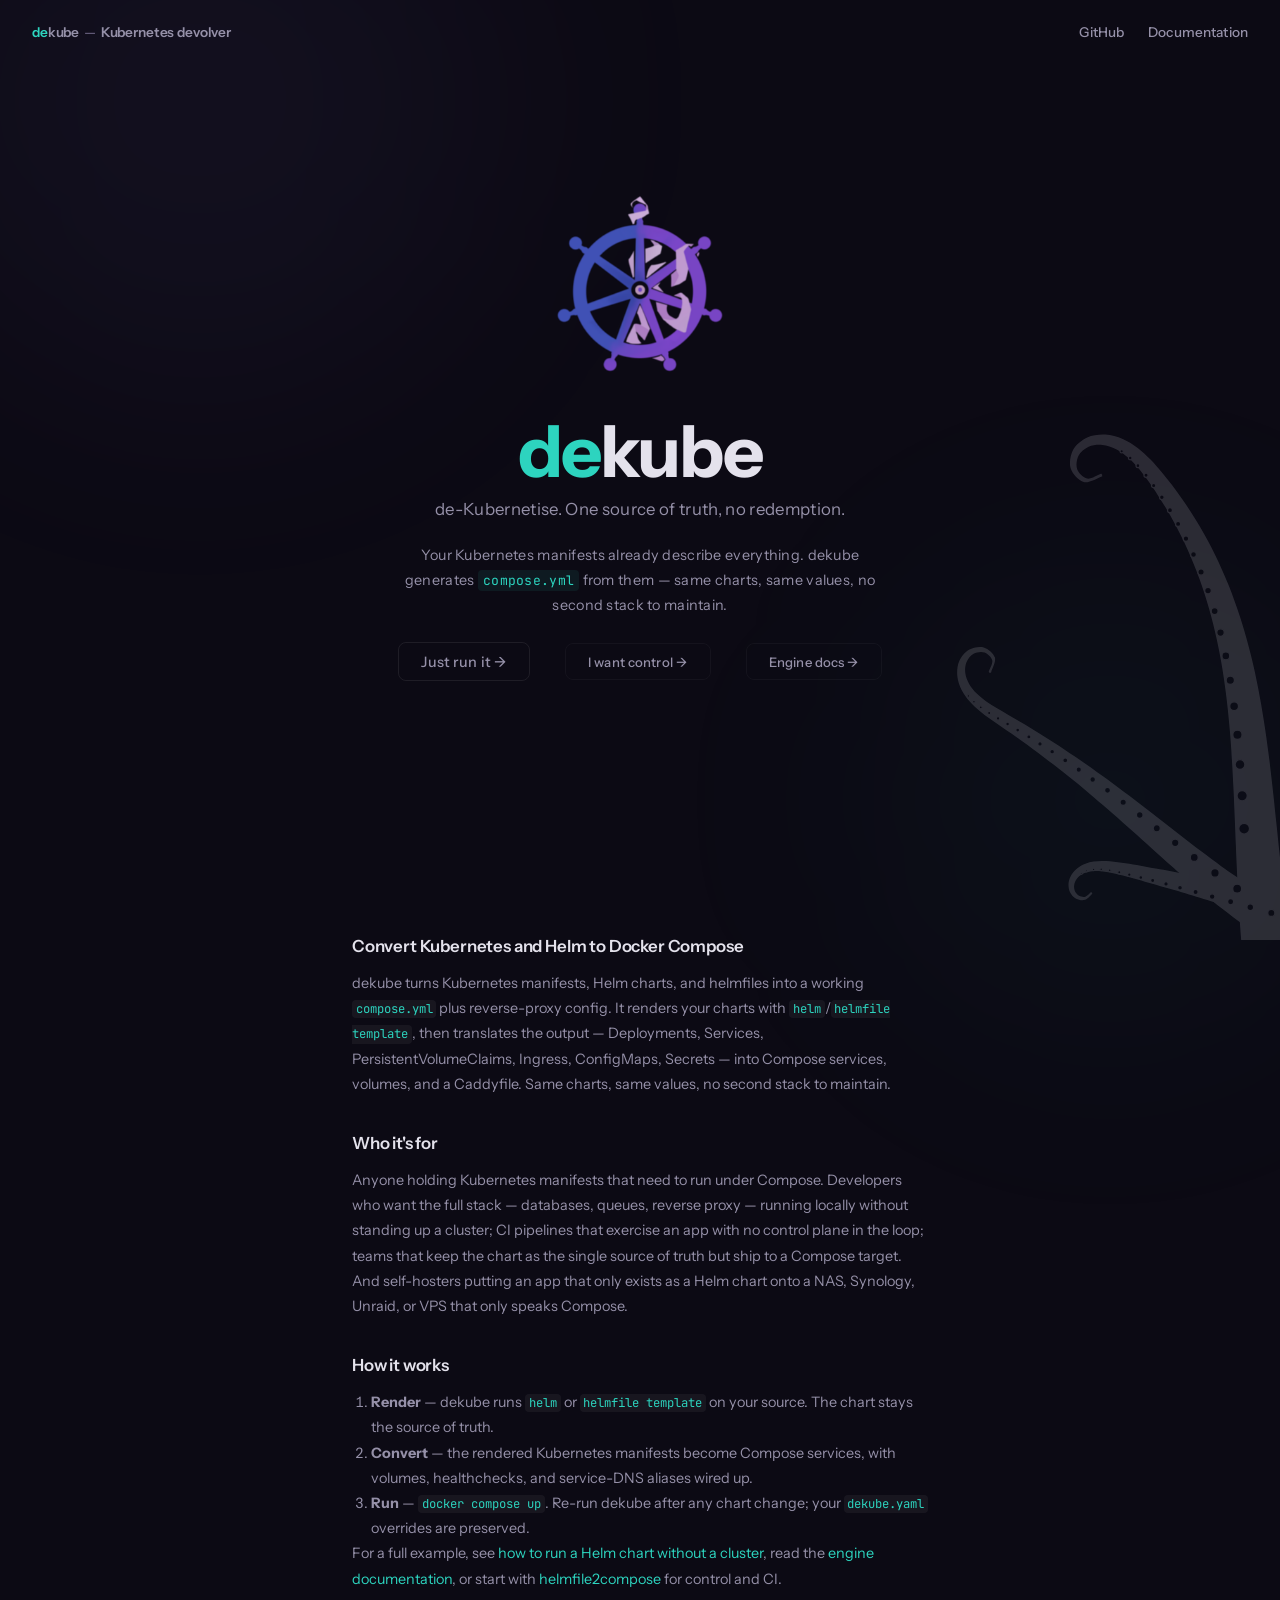
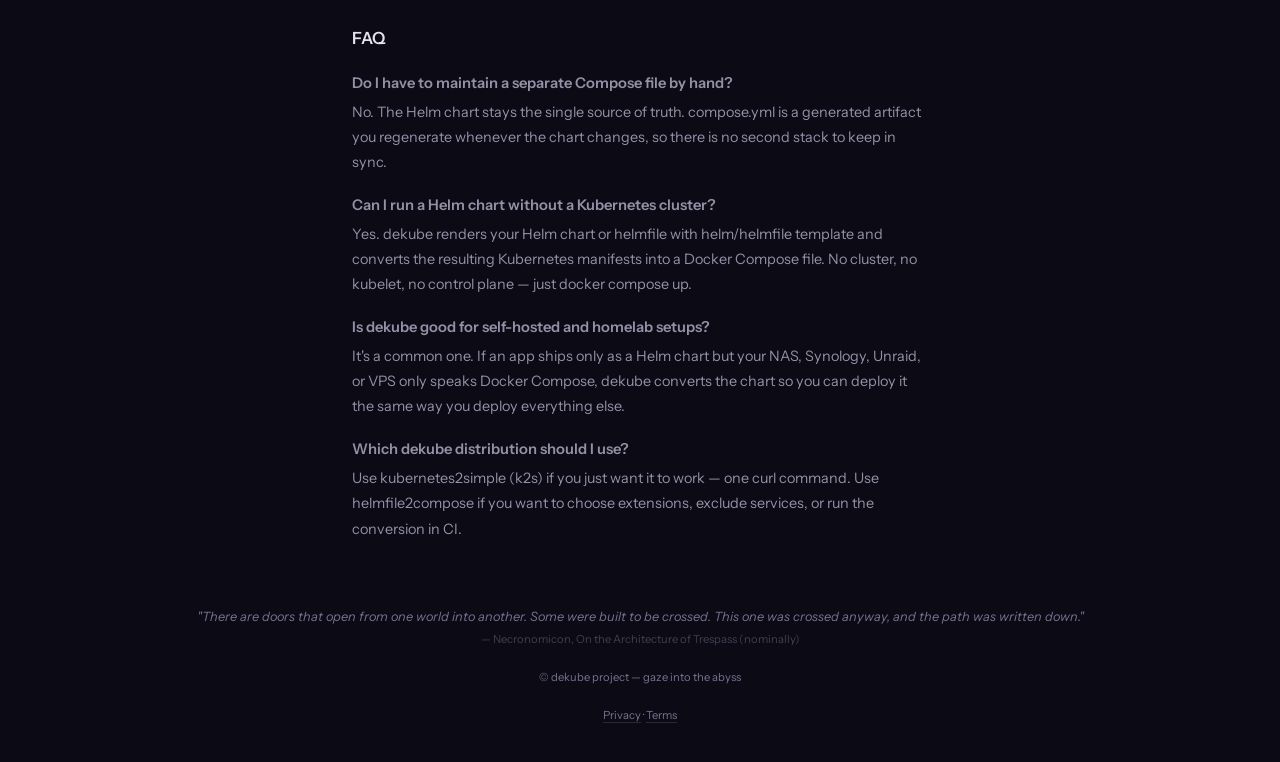
<file: index.html>
<!DOCTYPE html>
<html lang="en">
<head>
<meta charset="UTF-8">
<meta name="viewport" content="width=device-width, initial-scale=1.0">
<title>dekube — Convert Kubernetes to Docker Compose | Helm, helmfile, K8s manifests</title>
<meta name="description" content="Convert Kubernetes manifests to compose.yml. Transform Helm charts, helmfiles, and K8s YAML into a working Compose setup. One source of truth, no second stack to maintain.">
<meta name="keywords" content="kubernetes to docker compose, convert kubernetes to docker compose, helm to docker compose, helmfile to docker compose, k8s to compose, kubernetes yaml to docker compose, kubernetes local development, dekube, converter">
<link rel="canonical" href="https://dekube.io/">
<meta property="og:title" content="dekube — Convert Kubernetes to Docker Compose">
<meta property="og:description" content="Convert Helm charts, helmfiles, and Kubernetes manifests to compose.yml. One command, one source of truth.">
<meta property="og:type" content="website">
<meta property="og:url" content="https://dekube.io">
<meta property="og:image" content="https://dekube.io/logo.png">
<meta property="og:image:width" content="1200">
<meta property="og:image:height" content="630">
<meta name="twitter:card" content="summary_large_image">
<meta name="twitter:title" content="dekube — Convert Kubernetes to Docker Compose">
<meta name="twitter:description" content="Convert Helm charts, helmfiles, and Kubernetes manifests to compose.yml. One command, one source of truth.">
<meta name="twitter:image" content="https://dekube.io/logo.png">
<script type="application/ld+json">
{
  "@context": "https://schema.org",
  "@type": "SoftwareApplication",
  "name": "dekube",
  "applicationCategory": "DeveloperApplication",
  "operatingSystem": "Linux, macOS, Windows",
  "description": "Convert Kubernetes manifests to Compose. Transform Helm charts, helmfiles, and K8s YAML into a working Compose setup.",
  "url": "https://dekube.io",
  "downloadUrl": "https://github.com/dekubeio/helmfile2compose/releases/latest",
  "softwareRequirements": "Python 3.10+",
  "license": "https://unlicense.org/",
  "offers": { "@type": "Offer", "price": "0", "priceCurrency": "USD" },
  "author": { "@type": "Organization", "name": "dekube", "url": "https://github.com/dekubeio" }
}
</script>
<script type="application/ld+json">
{
  "@context": "https://schema.org",
  "@type": "FAQPage",
  "mainEntity": [
    {
      "@type": "Question",
      "name": "Do I have to maintain a separate Compose file by hand?",
      "acceptedAnswer": { "@type": "Answer", "text": "No. The Helm chart stays the single source of truth. compose.yml is a generated artifact you regenerate whenever the chart changes, so there is no second stack to keep in sync." }
    },
    {
      "@type": "Question",
      "name": "Can I run a Helm chart without a Kubernetes cluster?",
      "acceptedAnswer": { "@type": "Answer", "text": "Yes. dekube renders your Helm chart or helmfile with helm/helmfile template and converts the resulting Kubernetes manifests into a Docker Compose file. No cluster, no kubelet, no control plane — just docker compose up." }
    },
    {
      "@type": "Question",
      "name": "Is dekube good for self-hosted and homelab setups?",
      "acceptedAnswer": { "@type": "Answer", "text": "It's a common one. If an app ships only as a Helm chart but your NAS, Synology, Unraid, or VPS only speaks Docker Compose, dekube converts the chart so you can deploy it the same way you deploy everything else." }
    },
    {
      "@type": "Question",
      "name": "Which dekube distribution should I use?",
      "acceptedAnswer": { "@type": "Answer", "text": "Use kubernetes2simple (k2s) if you just want it to work — one curl command. Use helmfile2compose if you want to choose extensions, exclude services, or run the conversion in CI." }
    }
  ]
}
</script>
<link rel="icon" type="image/x-icon" href="/favicon.ico">
<link rel="stylesheet" href="shared.css">
<link rel="stylesheet" href="index.css">
</head>
<body>

<div class="glow glow--purple"></div>
<div class="glow glow--teal"></div>

<div class="tentacle-slot"></div>
<script src="tentacle.js"></script>

<header>
  <span class="brand"><span class="de">de</span>kube<span class="sep">&mdash;</span>Kubernetes devolver</span>
  <nav>
    <a href="https://github.com/dekubeio" target="_blank">GitHub</a>
    <a href="https://docs.dekube.io" target="_blank">Documentation</a>
  </nav>
</header>

<main>
  <div class="hero">
    <img class="logo" src="logo_mark.png" width="200" height="200"
         alt="dekube logo — a corrupted ship's wheel with tentacles woven through the spokes">

    <div class="title">
      <h1><span class="de">de</span>kube</h1>
      <p>de-Kubernetise. One source of truth, no redemption.</p>
      <p class="desc">
        Your Kubernetes manifests already describe everything.
        dekube generates <code>compose.yml</code> from them —
        same charts, same values, no second stack to maintain.
      </p>

      <a class="cta" href="https://k2s.dekube.io">Just run it &rarr;</a>
      <a class="cta cta--secondary" href="https://helmfile2compose.dekube.io">I want control &rarr;</a>
      <a class="cta cta--secondary" href="https://docs.dekube.io" target="_blank">Engine docs &rarr;</a>
    </div>
  </div>

  <section class="substance">
    <h2 id="what">Convert Kubernetes and Helm to Docker Compose</h2>
    <p>
      dekube turns Kubernetes manifests, Helm charts, and helmfiles into a working
      <code>compose.yml</code> plus reverse-proxy config. It renders your charts with
      <code>helm</code>/<code>helmfile template</code>, then translates the output —
      Deployments, Services, PersistentVolumeClaims, Ingress, ConfigMaps, Secrets —
      into Compose services, volumes, and a Caddyfile. Same charts, same values,
      no second stack to maintain.
    </p>

    <h2 id="who">Who it's for</h2>
    <p>
      Anyone holding Kubernetes manifests that need to run under Compose. Developers
      who want the full stack — databases, queues, reverse proxy — running locally
      without standing up a cluster; CI pipelines that exercise an app with no control
      plane in the loop; teams that keep the chart as the single source of truth but
      ship to a Compose target. And self-hosters putting an app that only exists as a
      Helm chart onto a NAS, Synology, Unraid, or VPS that only speaks Compose.
    </p>

    <h2 id="how">How it works</h2>
    <ol>
      <li><strong>Render</strong> — dekube runs <code>helm</code> or <code>helmfile template</code> on your source. The chart stays the source of truth.</li>
      <li><strong>Convert</strong> — the rendered Kubernetes manifests become Compose services, with volumes, healthchecks, and service-DNS aliases wired up.</li>
      <li><strong>Run</strong> — <code>docker compose up</code>. Re-run dekube after any chart change; your <code>dekube.yaml</code> overrides are preserved.</li>
    </ol>
    <p>
      For a full example, see
      <a href="https://k2s.dekube.io/guides/helm-chart-to-docker-compose/">how to run a Helm chart without a cluster</a>,
      read the <a href="https://docs.dekube.io/">engine documentation</a>, or start with
      <a href="https://helmfile2compose.dekube.io/docs/getting-started/">helmfile2compose</a> for control and CI.
    </p>

    <h2 id="faq">FAQ</h2>
    <h3>Do I have to maintain a separate Compose file by hand?</h3>
    <p>No. The Helm chart stays the single source of truth. compose.yml is a generated artifact you regenerate whenever the chart changes, so there is no second stack to keep in sync.</p>
    <h3>Can I run a Helm chart without a Kubernetes cluster?</h3>
    <p>Yes. dekube renders your Helm chart or helmfile with helm/helmfile template and converts the resulting Kubernetes manifests into a Docker Compose file. No cluster, no kubelet, no control plane — just docker compose up.</p>
    <h3>Is dekube good for self-hosted and homelab setups?</h3>
    <p>It's a common one. If an app ships only as a Helm chart but your NAS, Synology, Unraid, or VPS only speaks Docker Compose, dekube converts the chart so you can deploy it the same way you deploy everything else.</p>
    <h3>Which dekube distribution should I use?</h3>
    <p>Use kubernetes2simple (k2s) if you just want it to work — one curl command. Use helmfile2compose if you want to choose extensions, exclude services, or run the conversion in CI.</p>
  </section>
</main>

<footer>
  <blockquote>
    "There are doors that open from one world into another.
     Some were built to be crossed. This one was crossed anyway, and the path was written down."
  </blockquote>
  <cite>&mdash; Necronomicon, On the Architecture of Trespass (nominally)</cite>
  <p class="copyright">&copy; dekube project &mdash; gaze into the abyss</p>
  <p class="copyright"><a href="/privacy">Privacy</a> · <a href="/terms">Terms</a></p>
</footer>

</body>
</html>
</file>
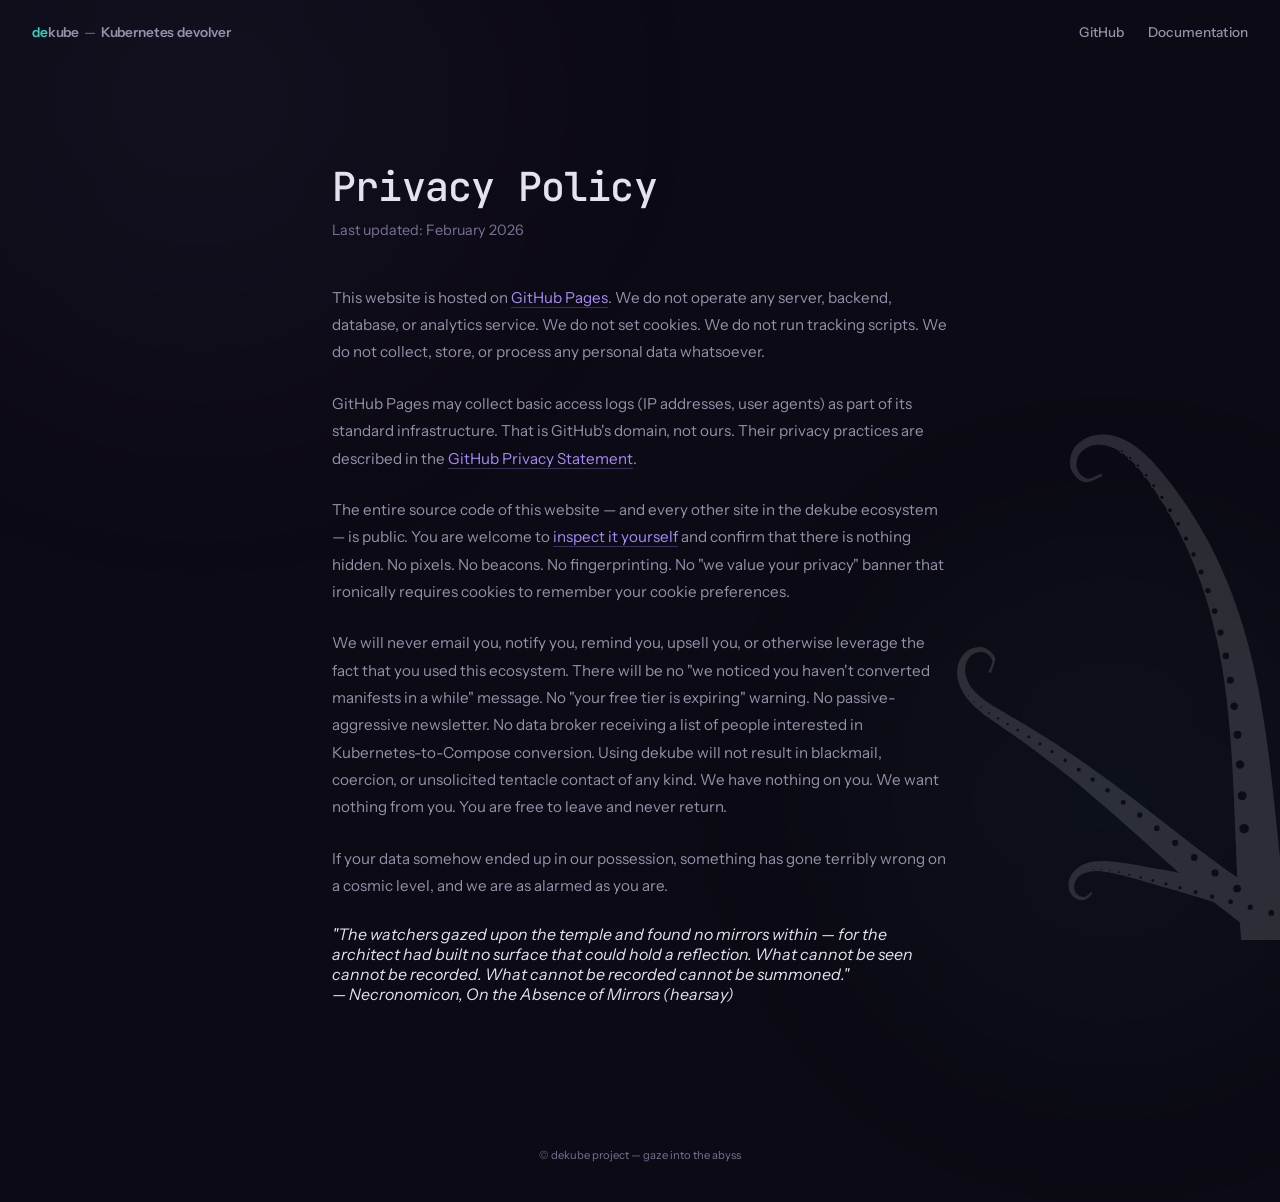
<file: privacy.html>
<!DOCTYPE html>
<html lang="en">
<head>
<meta charset="UTF-8">
<meta name="viewport" content="width=device-width, initial-scale=1.0">
<title>Privacy Policy — dekube</title>
<meta name="description" content="dekube privacy policy. There is nothing to disclose, because there is nothing to collect.">
<link rel="icon" type="image/x-icon" href="/favicon.ico">
<link rel="stylesheet" href="shared.css">
</head>
<body>

<div class="glow glow--purple"></div>
<div class="glow glow--teal"></div>

<div class="tentacle-slot"></div>
<script src="tentacle.js"></script>

<header>
  <a class="brand" href="/"><span class="de">de</span>kube<span class="sep">&mdash;</span>Kubernetes devolver</a>
  <nav>
    <a href="https://github.com/dekubeio" target="_blank">GitHub</a>
    <a href="https://docs.dekube.io" target="_blank">Documentation</a>
  </nav>
</header>

<div class="content">
  <h1>Privacy Policy</h1>
  <p class="label">Last updated: February 2026</p>

  <p>
    This website is hosted on <a href="https://pages.github.com/">GitHub Pages</a>.
    We do not operate any server, backend, database, or analytics service.
    We do not set cookies. We do not run tracking scripts. We do not collect, store, or process any personal data whatsoever.
  </p>

  <p>
    GitHub Pages may collect basic access logs (IP addresses, user agents) as part of its standard infrastructure.
    That is GitHub's domain, not ours. Their privacy practices are described in the
    <a href="https://docs.github.com/en/site-policy/privacy-policies/github-general-privacy-statement">GitHub Privacy Statement</a>.
  </p>

  <p>
    The entire source code of this website &mdash; and every other site in the dekube ecosystem &mdash; is public.
    You are welcome to <a href="https://github.com/dekubeio">inspect it yourself</a> and confirm that there is nothing hidden.
    No pixels. No beacons. No fingerprinting. No "we value your privacy" banner that ironically requires cookies to remember your cookie preferences.
  </p>

  <p>
    We will never email you, notify you, remind you, upsell you, or otherwise leverage the fact that you used this ecosystem.
    There will be no "we noticed you haven't converted manifests in a while" message. No "your free tier is expiring" warning.
    No passive-aggressive newsletter. No data broker receiving a list of people interested in Kubernetes-to-Compose conversion.
    Using dekube will not result in blackmail, coercion, or unsolicited tentacle contact of any kind.
    We have nothing on you. We want nothing from you. You are free to leave and never return.
  </p>

  <p>
    If your data somehow ended up in our possession, something has gone terribly wrong on a cosmic level, and we are as alarmed as you are.
  </p>

  <blockquote>
    <em>"The watchers gazed upon the temple and found no mirrors within &mdash; for the architect had built no surface that could hold a reflection. What cannot be seen cannot be recorded. What cannot be recorded cannot be summoned."</em>
  </blockquote>
  <cite>&mdash; Necronomicon, On the Absence of Mirrors (hearsay)</cite>
</div>

<footer class="subpage-footer">
  <p class="copyright">&copy; dekube project &mdash; gaze into the abyss</p>
</footer>

</body>
</html>
</file>
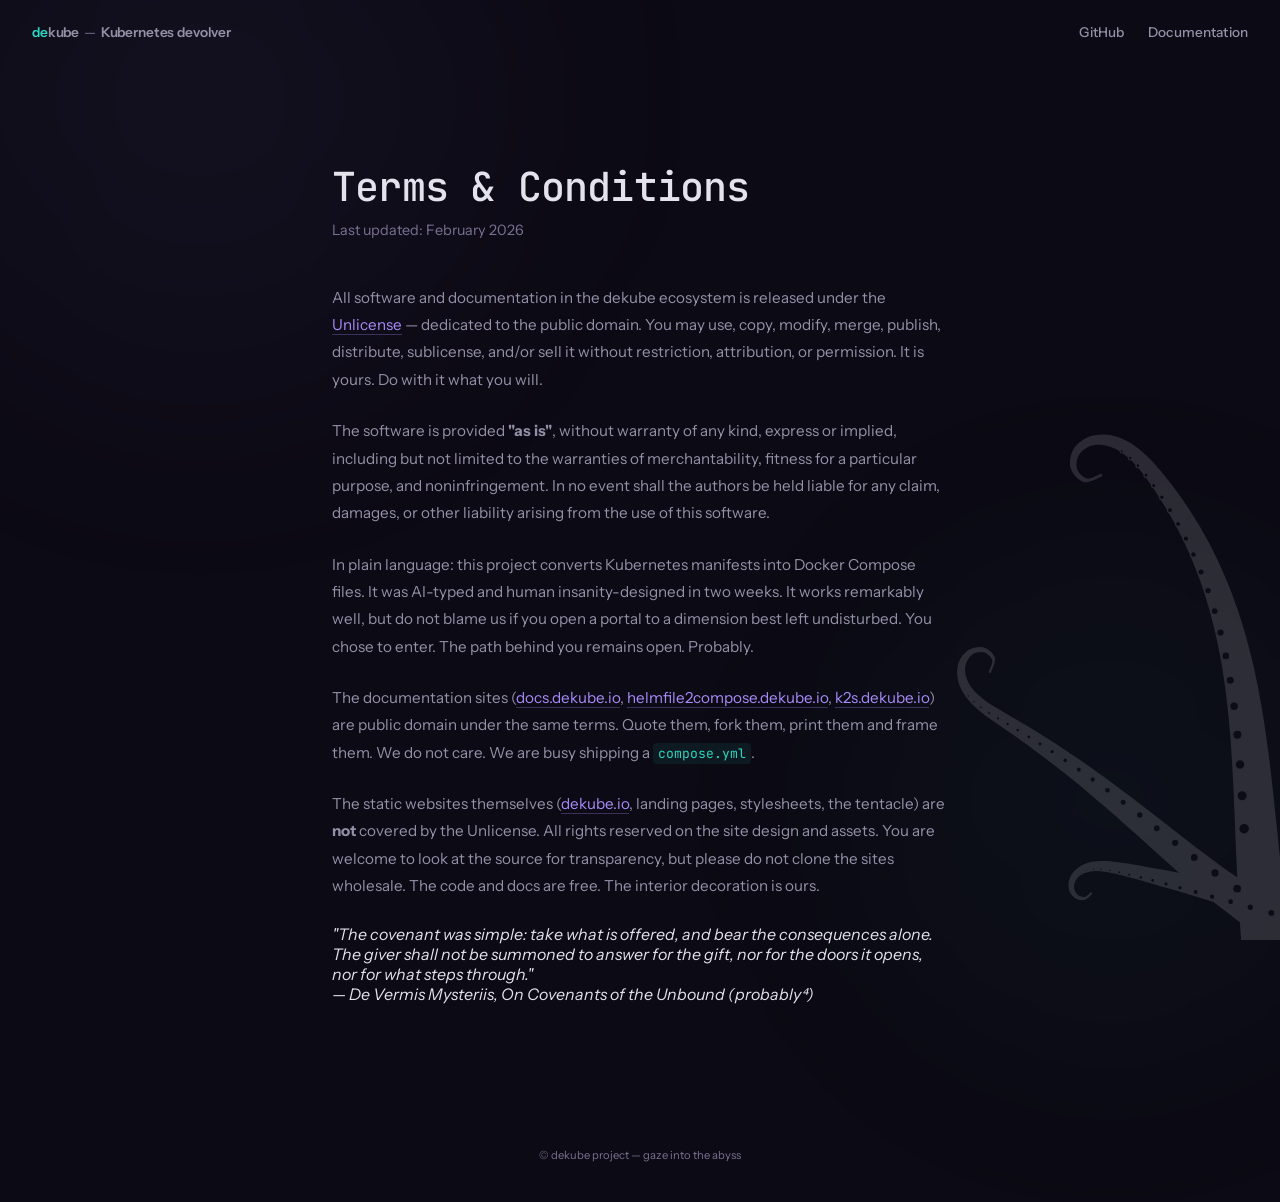
<file: terms.html>
<!DOCTYPE html>
<html lang="en">
<head>
<meta charset="UTF-8">
<meta name="viewport" content="width=device-width, initial-scale=1.0">
<title>Terms &amp; Conditions — dekube</title>
<meta name="description" content="dekube terms and conditions. Public domain. No warranty. Do not blame us if you open a portal to a dimension best left undisturbed.">
<link rel="icon" type="image/x-icon" href="/favicon.ico">
<link rel="stylesheet" href="shared.css">
</head>
<body>

<div class="glow glow--purple"></div>
<div class="glow glow--teal"></div>

<div class="tentacle-slot"></div>
<script src="tentacle.js"></script>

<header>
  <a class="brand" href="/"><span class="de">de</span>kube<span class="sep">&mdash;</span>Kubernetes devolver</a>
  <nav>
    <a href="https://github.com/dekubeio" target="_blank">GitHub</a>
    <a href="https://docs.dekube.io" target="_blank">Documentation</a>
  </nav>
</header>

<div class="content">
  <h1>Terms &amp; Conditions</h1>
  <p class="label">Last updated: February 2026</p>

  <p>
    All software and documentation in the dekube ecosystem is released under the <a href="https://unlicense.org/">Unlicense</a> &mdash; dedicated to the public domain.
    You may use, copy, modify, merge, publish, distribute, sublicense, and/or sell it without restriction, attribution, or permission.
    It is yours. Do with it what you will.
  </p>

  <p>
    The software is provided <strong>"as is"</strong>, without warranty of any kind, express or implied,
    including but not limited to the warranties of merchantability, fitness for a particular purpose, and noninfringement.
    In no event shall the authors be held liable for any claim, damages, or other liability arising from the use of this software.
  </p>

  <p>
    In plain language: this project converts Kubernetes manifests into Docker Compose files. It was AI-typed and human insanity-designed in two weeks.
    It works remarkably well, but do not blame us if you open a portal to a dimension best left undisturbed.
    You chose to enter. The path behind you remains open. Probably.
  </p>

  <p>
    The documentation sites (<a href="https://docs.dekube.io">docs.dekube.io</a>,
    <a href="https://helmfile2compose.dekube.io">helmfile2compose.dekube.io</a>,
    <a href="https://k2s.dekube.io">k2s.dekube.io</a>) are public domain under the same terms.
    Quote them, fork them, print them and frame them. We do not care. We are busy shipping a <code>compose.yml</code>.
  </p>

  <p>
    The static websites themselves (<a href="https://dekube.io">dekube.io</a>,
    landing pages, stylesheets, the tentacle) are <strong>not</strong> covered by the Unlicense.
    All rights reserved on the site design and assets. You are welcome to look at the source for transparency, but please do not clone the sites wholesale.
    The code and docs are free. The interior decoration is ours.
  </p>

  <blockquote>
    <em>"The covenant was simple: take what is offered, and bear the consequences alone. The giver shall not be summoned to answer for the gift, nor for the doors it opens, nor for what steps through."</em>
  </blockquote>
  <cite>&mdash; De Vermis Mysteriis, On Covenants of the Unbound (probably&#8308;)</cite>
</div>

<footer class="subpage-footer">
  <p class="copyright">&copy; dekube project &mdash; gaze into the abyss</p>
</footer>

</body>
</html>
</file>
<file: shared.css>
@import url('https://fonts.googleapis.com/css2?family=Instrument+Sans:wght@400;500;600;700&family=JetBrains+Mono:wght@400;500&display=swap');

* { margin: 0; padding: 0; box-sizing: border-box; }

:root {
  --bg: #0c0a14;
  --fg: #e4e2ec;
  --fg-muted: #9590a8;
  --fg-dim: #7a7192;
  --teal: #2dd4bf;
  --purple: #a78bfa;
  --amber: #fbbf24;
  --surface: rgba(255, 255, 255, 0.03);
  --border: rgba(255, 255, 255, 0.06);
}

body {
  background: var(--bg);
  color: var(--fg);
  font-family: 'Instrument Sans', -apple-system, system-ui, sans-serif;
  min-height: 100vh;
  overflow-x: hidden;
}

code {
  font-family: 'JetBrains Mono', monospace;
  font-size: 0.82rem;
  color: var(--teal);
  background: rgba(45, 212, 191, 0.08);
  padding: 0.15em 0.4em;
  border-radius: 4px;
}

/* --- ambient --- */
.glow {
  position: fixed;
  border-radius: 50%;
  pointer-events: none;
  filter: blur(120px);
  z-index: 0;
}
.glow--purple {
  width: 600px; height: 600px;
  top: -200px; left: -100px;
  background: rgba(167, 139, 250, 0.045);
}
.glow--teal {
  width: 500px; height: 500px;
  bottom: -150px; right: -80px;
  background: rgba(45, 212, 191, 0.03);
}

/* --- tentacle (corner) --- */
.tentacle {
  position: fixed;
  bottom: -40px;
  right: -40px;
  width: 420px;
  height: 580px;
  opacity: 0.15;
  pointer-events: none;
  z-index: 0;
  animation: drift 14s ease-in-out infinite;
}
.tentacle path {
  fill: #e4e2ec;
  stroke: none;
}
.tentacle .sucker {
  fill: var(--bg);
  stroke: #e4e2ec;
  stroke-width: 1.5;
}
@keyframes drift {
  0%, 100% { transform: translateY(0) rotate(0deg); }
  50% { transform: translateY(-6px) rotate(0.3deg); }
}

/* --- header --- */
header {
  position: fixed;
  top: 0; left: 0; right: 0;
  z-index: 10;
  display: flex;
  justify-content: space-between;
  align-items: center;
  padding: 1.5rem 2rem;
}
.brand {
  font-size: 0.85rem;
  font-weight: 600;
  color: var(--fg-muted);
  text-decoration: none;
  letter-spacing: -0.01em;
}
.brand .de { color: var(--teal); }
.brand .sep { color: var(--fg-dim); font-weight: 400; margin: 0 0.3rem; }
header a {
  font-size: 0.85rem;
  font-weight: 500;
  color: var(--fg-muted);
  text-decoration: none;
  letter-spacing: 0.01em;
  transition: color 0.2s;
}
header a:hover { color: var(--fg); }
header nav {
  display: flex;
  gap: 1.5rem;
  align-items: center;
}

/* --- footer copyright --- */
footer .copyright {
  font-size: 0.7rem;
  color: var(--fg-dim);
}
footer .copyright a {
  color: var(--fg-dim);
  text-decoration: none;
  border-bottom: 1px solid rgba(122, 113, 146, 0.3);
  transition: color 0.15s, border-color 0.15s;
}
footer .copyright a:hover {
  color: var(--fg-muted);
  border-bottom-color: var(--fg-muted);
}

/* --- fade-in --- */
@keyframes fadeUp {
  from { opacity: 0; transform: translateY(12px); }
  to { opacity: 1; transform: translateY(0); }
}

/* --- content layout (subpages) --- */
.content {
  position: relative;
  z-index: 1;
  max-width: 680px;
  margin: 0 auto;
  padding: 10rem 2rem 6rem;
}
.content h1 {
  font-family: 'JetBrains Mono', monospace;
  font-size: clamp(1.8rem, 5vw, 2.5rem);
  font-weight: 500;
  letter-spacing: -0.02em;
  margin-bottom: 0.3rem;
}
.content .label {
  font-size: 0.9rem;
  color: var(--fg-dim);
  margin-bottom: 2.5rem;
}
.content p {
  font-size: 0.95rem;
  line-height: 1.8;
  color: var(--fg-muted);
  margin-bottom: 1.5rem;
}
.content a {
  color: var(--purple);
  text-decoration: none;
  border-bottom: 1px solid rgba(167, 139, 250, 0.3);
  transition: border-color 0.15s;
}
.content a:hover { border-bottom-color: var(--purple); }

/* --- terminal --- */
.terminal {
  background: rgba(0, 0, 0, 0.35);
  border: 1px solid var(--border);
  border-radius: 12px;
  overflow: hidden;
  text-align: left;
  margin-bottom: 0.6rem;
}
.terminal-bar {
  display: flex;
  align-items: center;
  gap: 7px;
  padding: 14px 18px;
  background: rgba(0, 0, 0, 0.25);
}
.terminal-dot {
  width: 11px;
  height: 11px;
  border-radius: 50%;
}
.terminal-dot.r { background: #ef4444; }
.terminal-dot.y { background: #eab308; }
.terminal-dot.g { background: #22c55e; }
.terminal-tabs {
  display: flex;
  gap: 0;
  padding: 0 18px;
  background: rgba(0, 0, 0, 0.25);
  border-bottom: 1px solid var(--border);
}
.terminal-tab {
  padding: 0.5rem 1rem;
  font-family: 'JetBrains Mono', monospace;
  font-size: 0.75rem;
  color: var(--fg-dim);
  cursor: pointer;
  border: none;
  border-bottom: 2px solid transparent;
  background: none;
  transition: color 0.15s, border-color 0.15s;
}
.terminal-tab:hover { color: var(--fg); }
.terminal-tab.active {
  color: var(--fg);
  border-bottom-color: var(--teal);
}
.terminal-body {
  padding: 1.25rem 1.5rem 1.4rem;
  font-family: 'JetBrains Mono', monospace;
  font-size: clamp(0.76rem, 1.8vw, 0.85rem);
  line-height: 2;
}
.terminal-body .line {
  display: flex;
  gap: 0;
  line-height: 2;
}
.terminal-body .prompt {
  color: var(--teal);
  user-select: none;
  -webkit-user-select: none;
  pointer-events: none;
  padding-right: 0.5em;
  flex-shrink: 0;
}
.terminal-body .cmd { color: var(--fg); }
.terminal-body .comment {
  color: var(--fg-dim);
  user-select: none;
  -webkit-user-select: none;
}
.terminal-panel { display: none; }
.terminal-panel.active { display: block; }
.terminal-hint {
  font-size: 0.82rem;
  color: var(--fg-dim);
  margin-bottom: 2.5rem;
}

/* --- links row --- */
.links {
  display: flex;
  flex-wrap: wrap;
  gap: 0.75rem;
  margin-top: 1.5rem;
}
.links a {
  display: inline-flex;
  align-items: center;
  gap: 0.4rem;
  padding: 0.55rem 1.1rem;
  font-size: 0.82rem;
  font-weight: 500;
  background: var(--surface);
  border: 1px solid var(--border);
  border-radius: 8px;
  color: var(--fg);
  transition: all 0.15s ease;
}
.links a:hover {
  background: rgba(255, 255, 255, 0.06);
  border-color: rgba(255, 255, 255, 0.12);
}
.links a .arrow {
  font-size: 0.75rem;
  opacity: 0.4;
  transition: opacity 0.15s, transform 0.15s;
}
.links a:hover .arrow {
  opacity: 0.8;
  transform: translateX(2px);
}

/* --- subpage footer --- */
.subpage-footer {
  position: relative;
  z-index: 1;
  max-width: 680px;
  margin: 0 auto;
  text-align: center;
  padding: 3rem 2rem 2.5rem;
}

/* --- subpage sections --- */
.section { margin-top: 3rem; }
.section h2 {
  font-size: 0.75rem;
  font-weight: 600;
  text-transform: uppercase;
  letter-spacing: 0.08em;
  color: var(--fg-dim);
  margin-bottom: 1.5rem;
}

/* --- subpage animations --- */
.content h1     { animation: fadeUp 0.6s ease both; }
.content .label { animation: fadeUp 0.6s ease 0.05s both; }
.content > p:first-of-type { animation: fadeUp 0.6s ease 0.1s both; }
.terminal       { animation: fadeUp 0.6s ease 0.18s both; }
.terminal-hint  { animation: fadeUp 0.6s ease 0.2s both; }

/* --- card list (monks, registries, etc.) --- */
.card-list { display: flex; flex-direction: column; gap: 0.5rem; }
.card-row {
  display: flex;
  justify-content: space-between;
  align-items: baseline;
  padding: 0.75rem 1rem;
  background: var(--surface);
  border: 1px solid var(--border);
  border-radius: 8px;
  gap: 1rem;
}
.card-label {
  font-family: 'JetBrains Mono', monospace;
  font-size: 0.82rem;
  color: var(--fg);
  flex-shrink: 0;
}
.card-desc { font-size: 0.82rem; color: var(--fg-dim); text-align: right; }

/* --- responsive --- */
@media (max-width: 768px) {
  .tentacle { width: 160px; height: 320px; opacity: 0.025; }
  header { padding: 1.2rem 1.5rem; }
  .card-row { flex-direction: column; gap: 0.2rem; }
  .card-desc { text-align: left; }
}
</file>
<file: index.css>
body {
  display: flex;
  flex-direction: column;
}

/* --- layout --- */
main {
  position: relative;
  z-index: 1;
  flex: 1;
  display: flex;
  flex-direction: column;
  align-items: center;
}

/* hero fills the first screen; logo sits in its vertical middle */
.hero {
  min-height: 100vh;
  display: flex;
  flex-direction: column;
  align-items: center;
  justify-content: center;
  gap: 2.5rem;
  padding: 2rem;
}

/* --- logo --- */
.logo {
  width: clamp(120px, 20vw, 180px);
  height: clamp(120px, 20vw, 180px);
  object-fit: contain;
}

/* --- title --- */
.title { text-align: center; }
.title h1 {
  font-size: clamp(2.8rem, 8vw, 4.5rem);
  font-weight: 700;
  letter-spacing: -0.03em;
  line-height: 1;
}
.title h1 .de { color: var(--teal); }
.title p {
  margin-top: 0.75rem;
  font-size: clamp(0.9rem, 2vw, 1.05rem);
  font-weight: 400;
  color: var(--fg-muted);
  letter-spacing: 0.02em;
}
.title .sub {
  margin-top: 0.3rem;
  font-size: clamp(0.8rem, 1.6vw, 0.9rem);
  color: var(--fg-dim);
}
.title .desc {
  margin-top: 1.5rem;
  font-size: 0.9rem;
  line-height: 1.75;
  color: var(--fg-muted);
  max-width: 480px;
  margin-left: auto;
  margin-right: auto;
}

/* --- quote (easter egg) --- */
footer {
  position: relative;
  z-index: 1;
  text-align: center;
  padding: 0 2rem 2.5rem;
}
footer blockquote {
  font-style: italic;
  font-weight: 400;
  font-size: 0.8rem;
  line-height: 1.7;
  color: var(--fg-dim);
}
footer cite {
  display: block;
  margin-top: 0.3rem;
  font-size: 0.7rem;
  color: rgba(122, 113, 146, 0.5);
  font-style: normal;
}
footer .copyright { margin-top: 1.5rem; }

/* --- cta --- */
.cta {
  display: inline-block;
  margin: 1.5rem;
  font-size: 0.9rem;
  font-weight: 500;
  color: var(--fg-muted);
  text-decoration: none;
  letter-spacing: 0.01em;
  padding: 0.6rem 1.4rem;
  border: 1px solid rgba(255, 255, 255, 0.08);
  border-radius: 8px;
  transition: all 0.2s ease;
}
.cta:hover {
  color: var(--fg);
  border-color: rgba(255, 255, 255, 0.18);
  background: rgba(255, 255, 255, 0.03);
}
.cta--secondary {
  border-color: rgba(255, 255, 255, 0.04);
  font-size: 0.82rem;
  margin-left: 0.5rem;
}

/* --- page animations --- */
.logo       { animation: fadeUp 0.8s ease both; }
.title h1   { animation: fadeUp 0.8s ease 0.1s both; }
.title p    { animation: fadeUp 0.8s ease 0.2s both; }
.title .sub { animation: fadeUp 0.8s ease 0.28s both; }
.title .desc { animation: fadeUp 0.8s ease 0.34s both; }
.cta        { animation: fadeUp 0.8s ease 0.42s both; }
header a    { animation: fadeUp 0.6s ease 0.4s both; }

/* --- substance (crawlable content, on-brand dim) --- */
.substance {
  max-width: 640px;
  margin: 0 auto;
  padding: 0 2rem 4rem;
  text-align: left;
  color: var(--fg-muted);
  font-size: 0.9rem;
  line-height: 1.75;
  animation: fadeUp 0.8s ease 0.5s both;
}
.substance h2 {
  margin: 2rem 0 0.6rem;
  font-size: 1.05rem;
  font-weight: 600;
  color: var(--fg);
  letter-spacing: -0.01em;
}
.substance h3 {
  margin: 1.1rem 0 0.2rem;
  font-size: 0.92rem;
  font-weight: 600;
  color: var(--fg-muted);
}
.substance p, .substance li { color: var(--fg-muted); }
.substance ol { margin: 0.4rem 0 0 1.2rem; }
.substance a { color: var(--teal); text-decoration: none; }
.substance a:hover { text-decoration: underline; }
.substance code {
  font-size: 0.85em;
  padding: 0.1em 0.3em;
  border-radius: 4px;
  background: rgba(255, 255, 255, 0.05);
}
</file>
